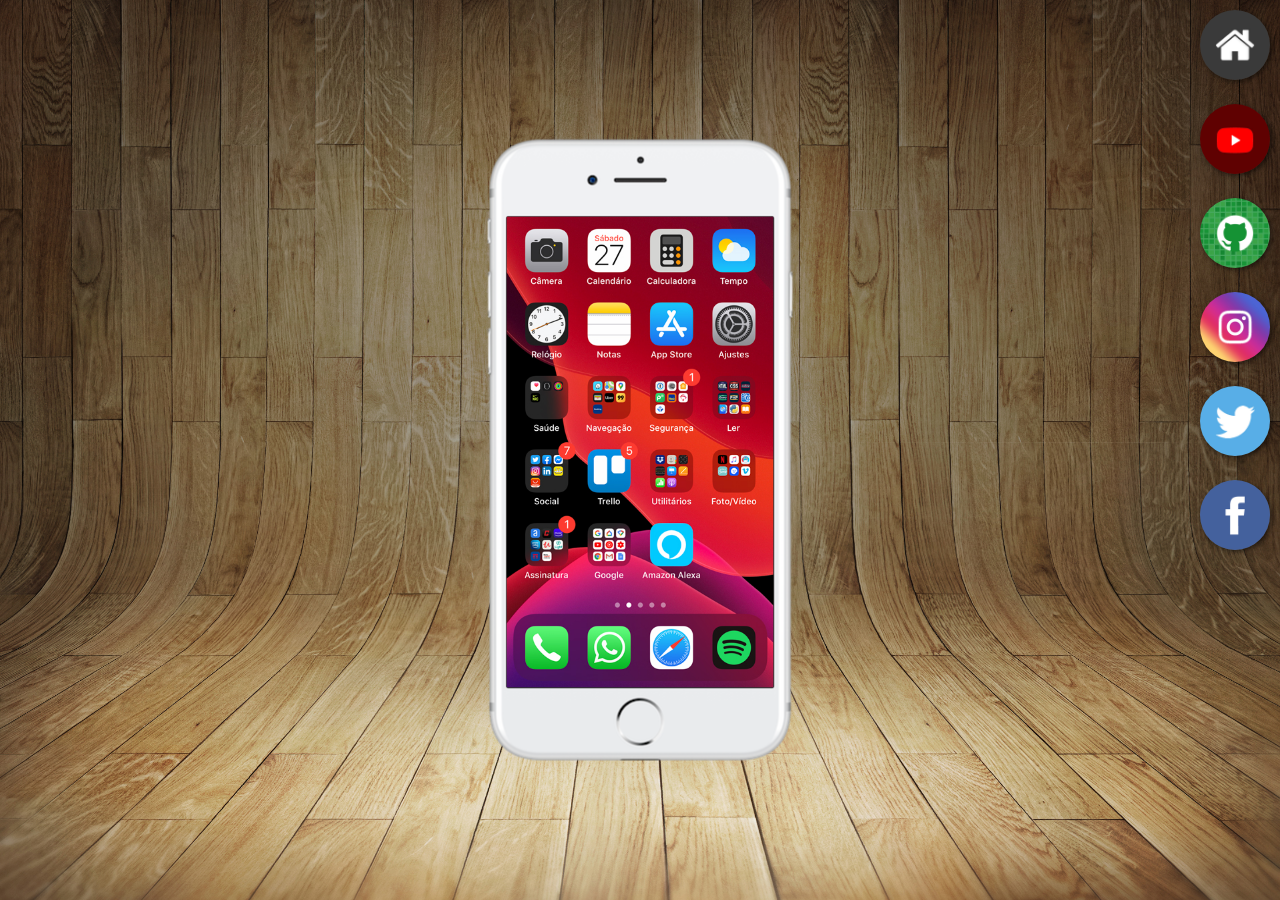
<file: index.html>
<!DOCTYPE html>
<html lang="pt-br">
<head>
    <meta charset="UTF-8">
    <meta name="viewport" content="width=device-width, initial-scale=1.0">
    <link rel="shortcut icon" href="favicon/favicon.ico" type="image/x-icon">
    <link rel="stylesheet" href="estilos/style.css">
    <title>Projeto Redes Sociais</title>
</head>
<body>
    <main>
        <section id="celular">
            <iframe src="paginas-sociais/home.html" name="tela" id="tela" frameborder="0">
                <p>Seu navegador não é compatível...</p>
            </iframe>
        </section>
        <section id="redes-sociais">
            <a href="paginas-sociais/home.html" target="tela"><img src="imagens/logo-home.jpg" alt=""></a> <br>
            <a href="paginas-sociais/youtube.html" target="tela"><img src="imagens/logo-youtube.jpg" alt="YouTube"></a> <br>
            <a href="paginas-sociais/github.html" target="tela"><img src="imagens/logo-github.jpg" alt="GutHub"></a> <br>
            <a href="paginas-sociais/instagram.html" target="tela"><img src="imagens/logo-instagram.jpg" alt="Instagram"></a> <br>
            <a href="#"><img src="imagens/logo-twitter.jpg" alt="Twitter"></a> <br>
            <a href="#"><img src="imagens/logo-facebook.jpg" alt="Facebook"></a> <br>
        </section>
    </main>
</body>
</html>
</file>
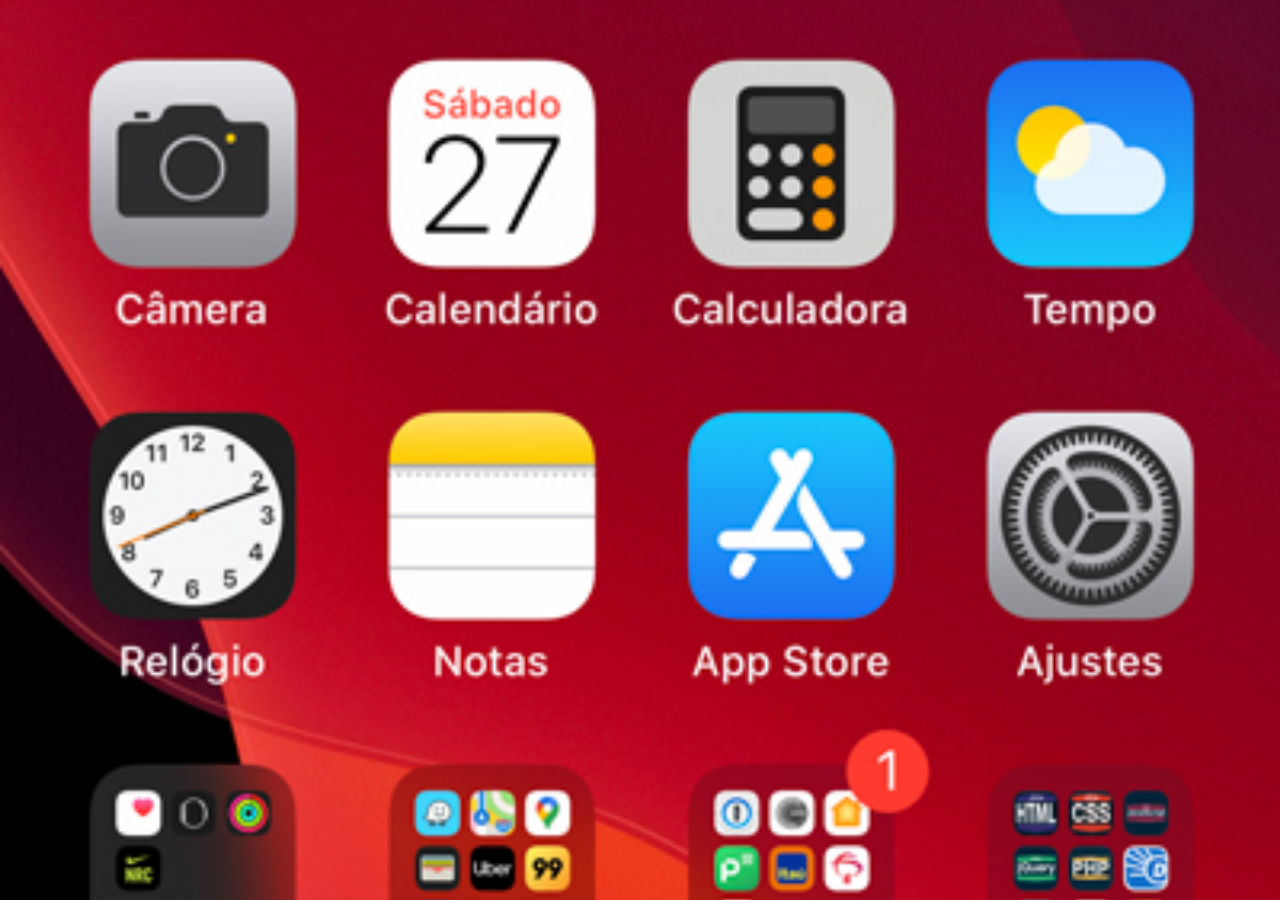
<file: home.html>
<!DOCTYPE html>
<html lang="pt-br">
<head>
    <meta charset="UTF-8">
    <meta name="viewport" content="width=device-width, initial-scale=1.0">
    <title>Home</title>
    <style>
        *{
            margin: 0px;
            padding: 0px;
        }

        body{
            width: 100vw;
            height: 100vh;
            background: black url('imagens/tela-home.jpg') no-repeat top center;
            background-size: cover;
        }
    </style>
</head>
<body>

</body>
</html>
</file>
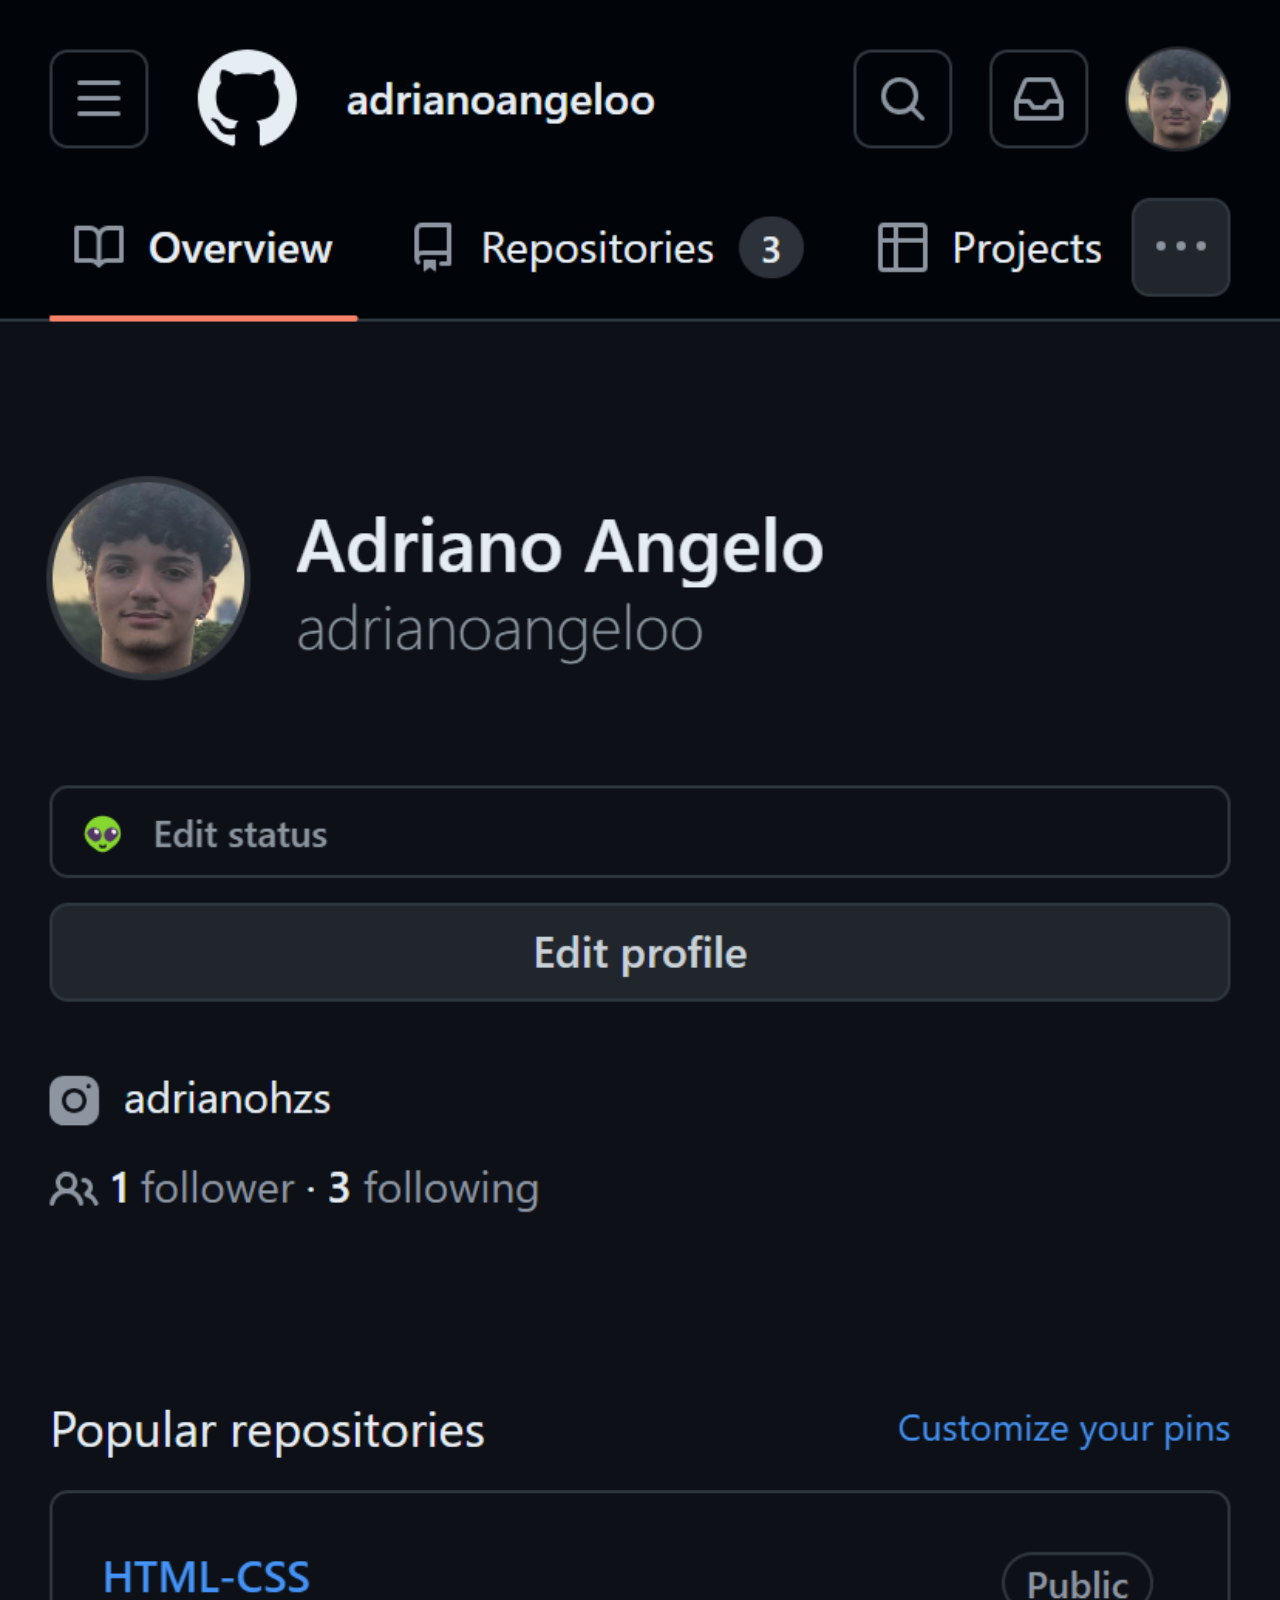
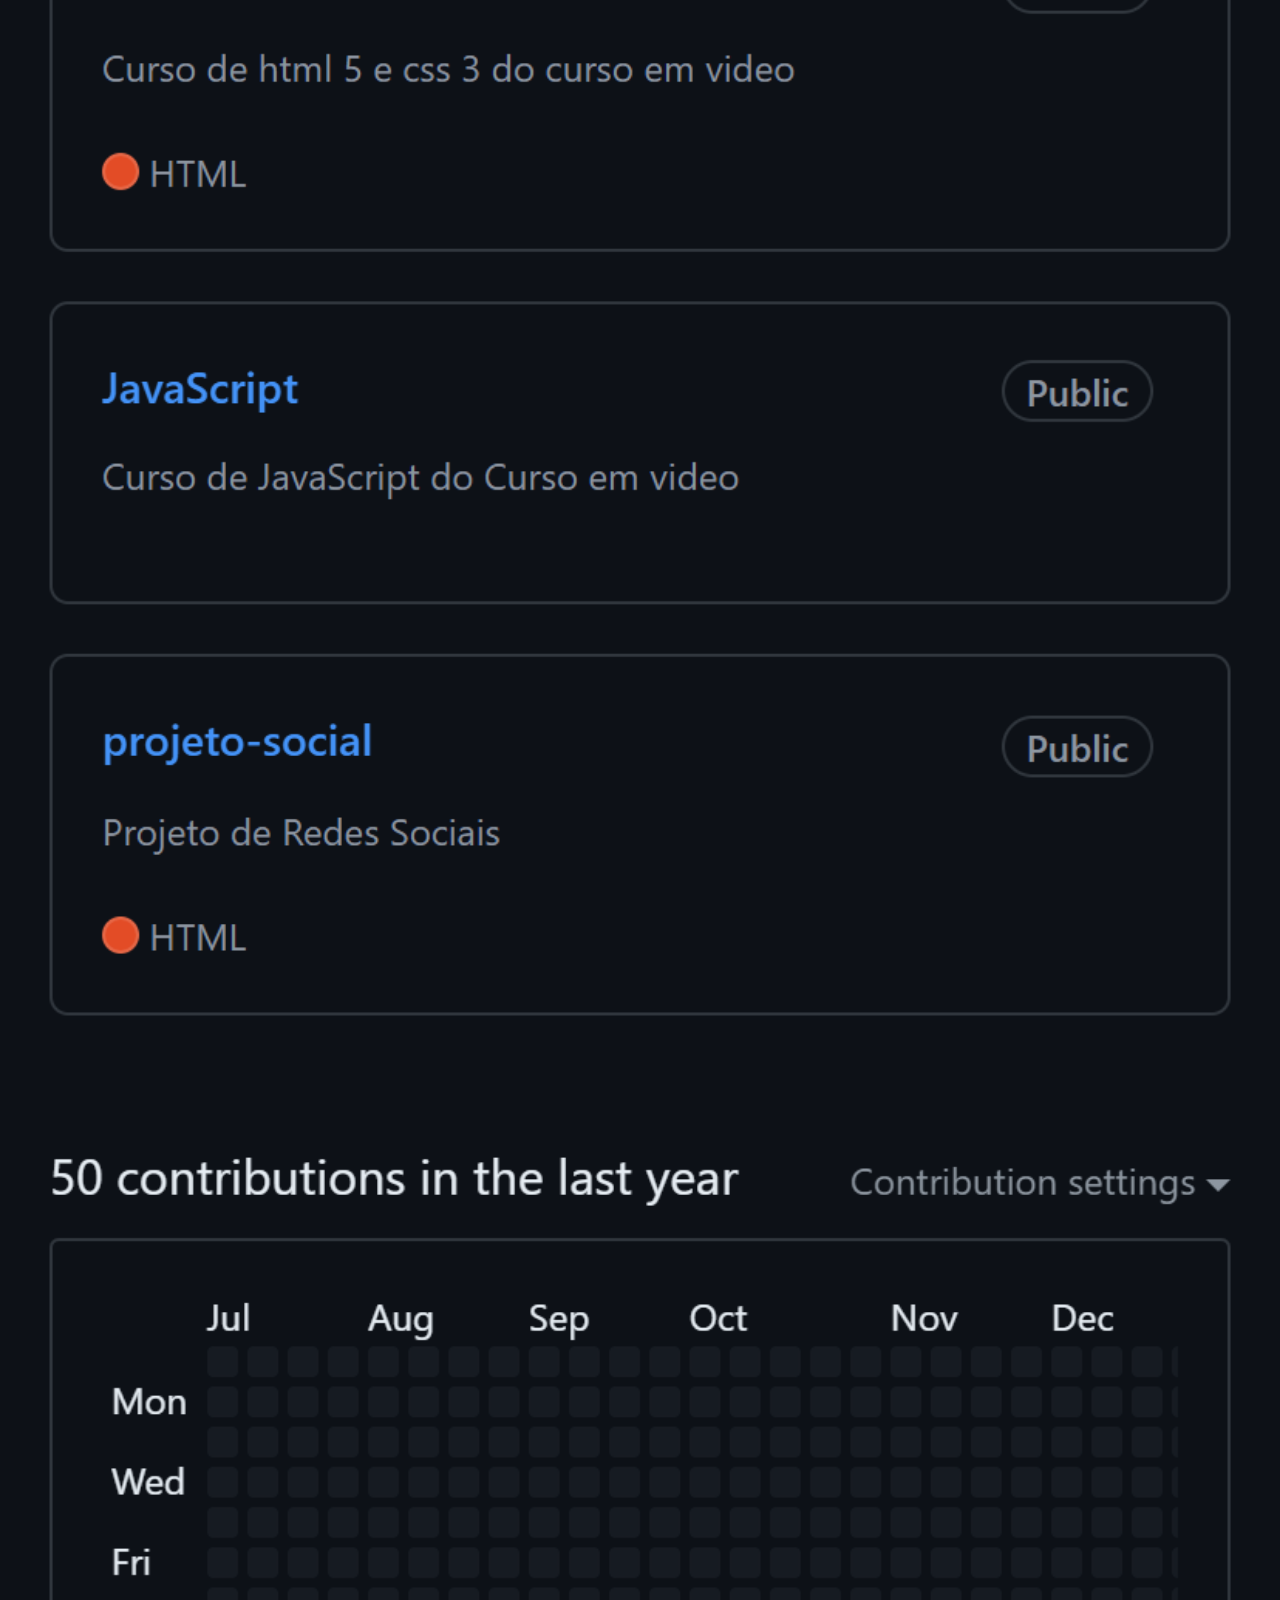
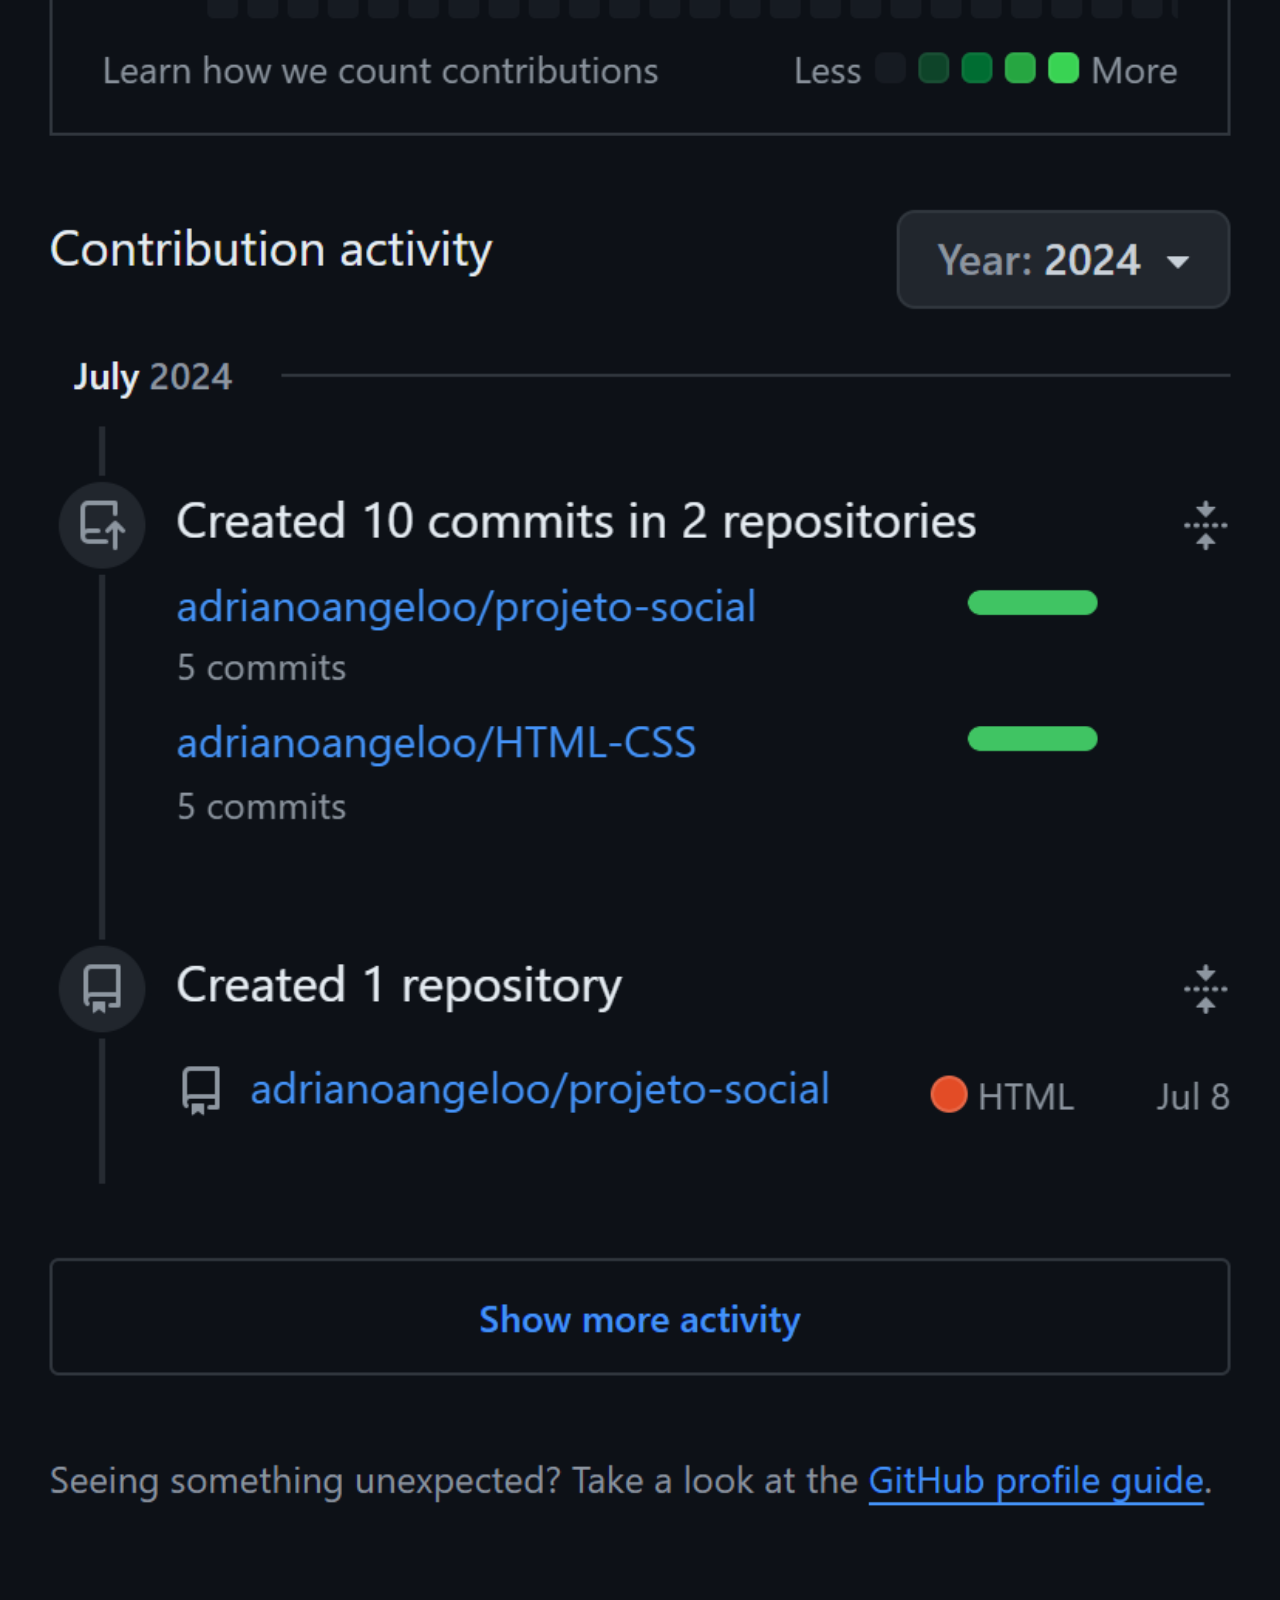
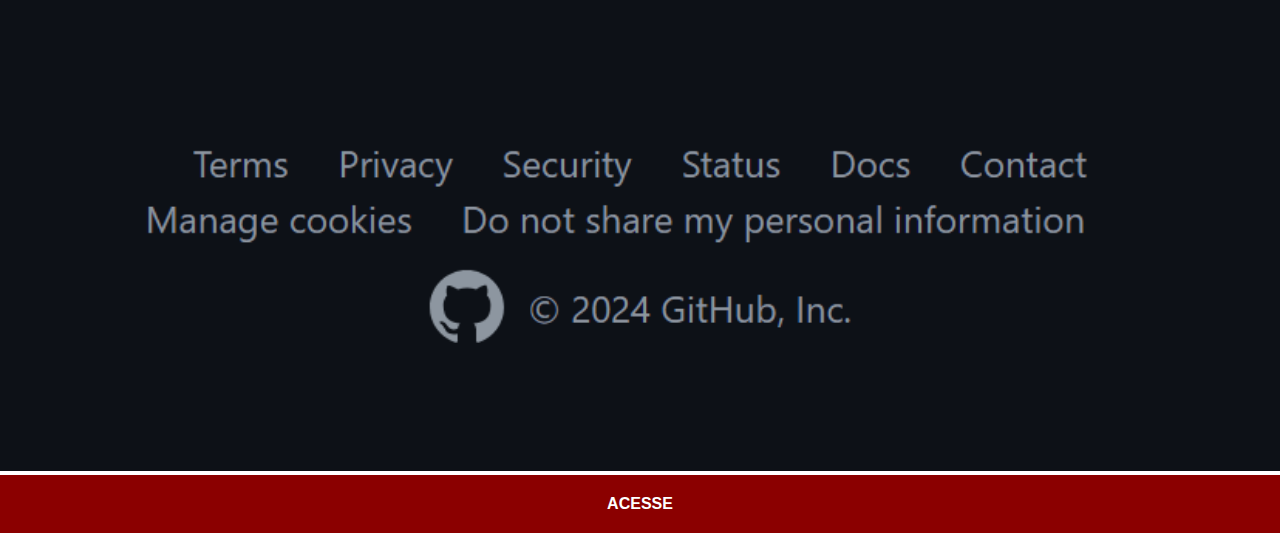
<file: paginas-sociais/github.html>
<!DOCTYPE html>
<html lang="pt-br">
<head>
    <meta charset="UTF-8">
    <meta name="viewport" content="width=device-width, initial-scale=1.0">
    <link rel="stylesheet" href="../estilos/social.css">
    <title>GitHub</title>
</head>
<body>
    <img src="../imagens/tela-github.png" alt="GitHub">
    <a href="https://github.com/adrianoangeloo/" target="_blank">ACESSE</a>
</body>
</html>
</file>
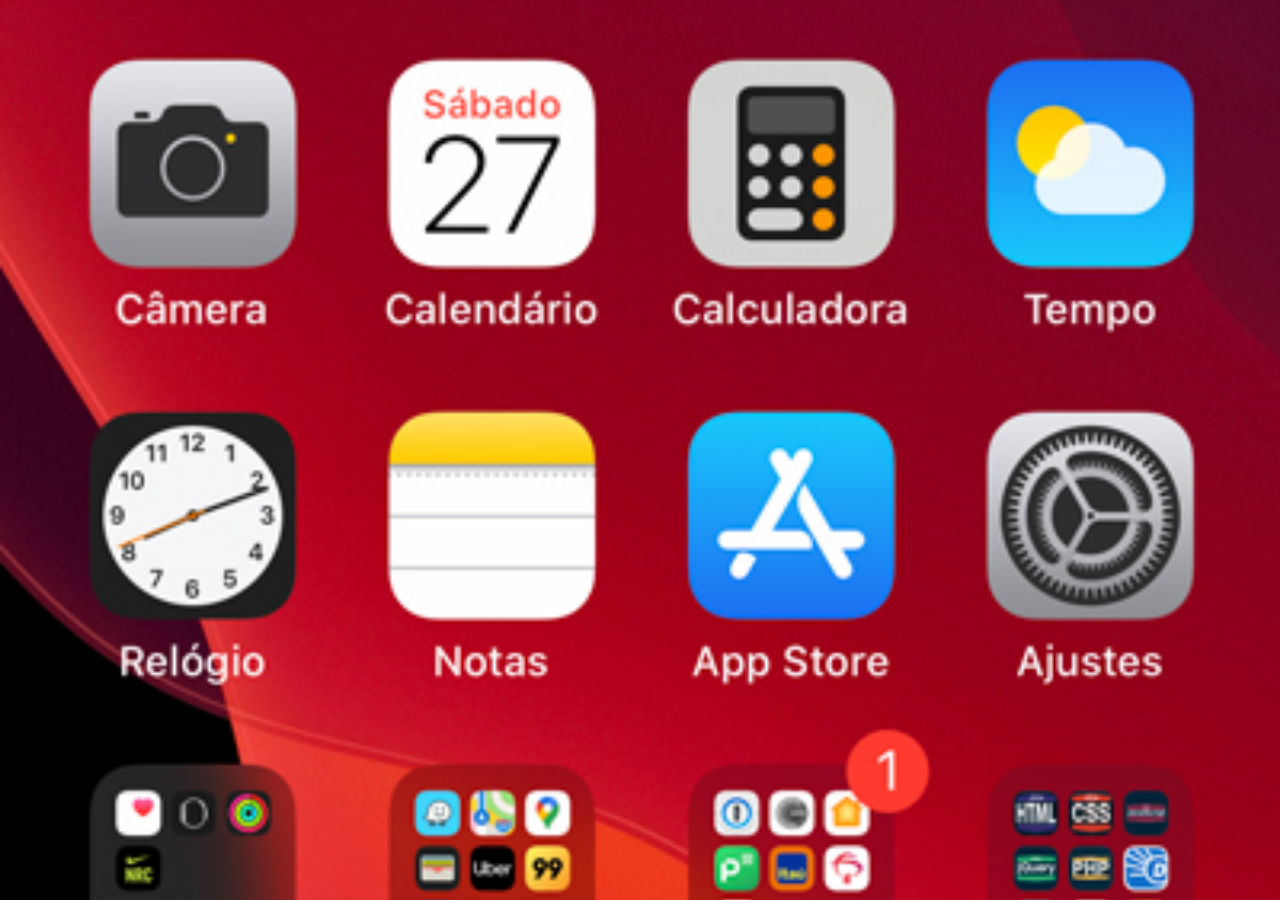
<file: paginas-sociais/home.html>
<!DOCTYPE html>
<html lang="pt-br">
<head>
    <meta charset="UTF-8">
    <meta name="viewport" content="width=device-width, initial-scale=1.0">
    <title>Home</title>
    <style>
        *{
            margin: 0px;
            padding: 0px;
        }

        body{
            width: 100vw;
            height: 100vh;
            background: black url('../imagens/tela-home.jpg') no-repeat top center;
            background-size: cover;
        }
    </style>
</head>
<body>

</body>
</html>
</file>
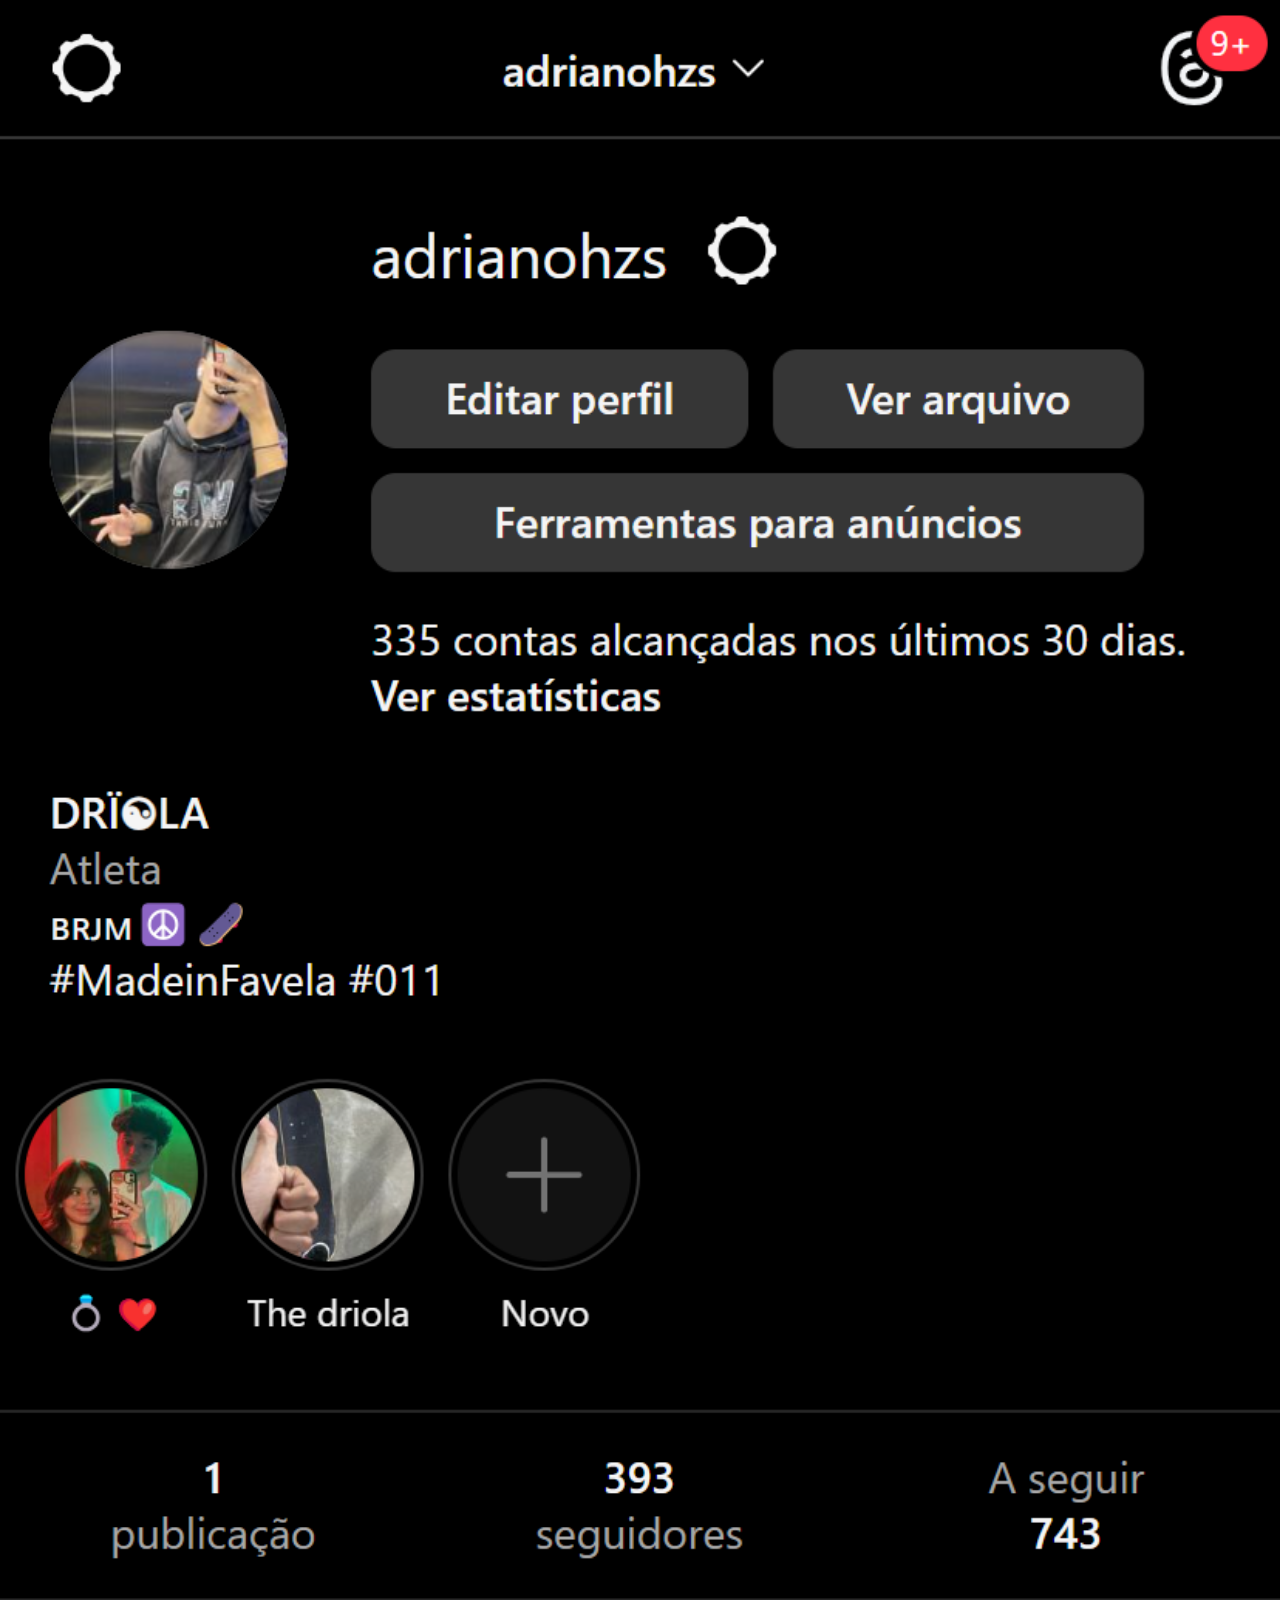
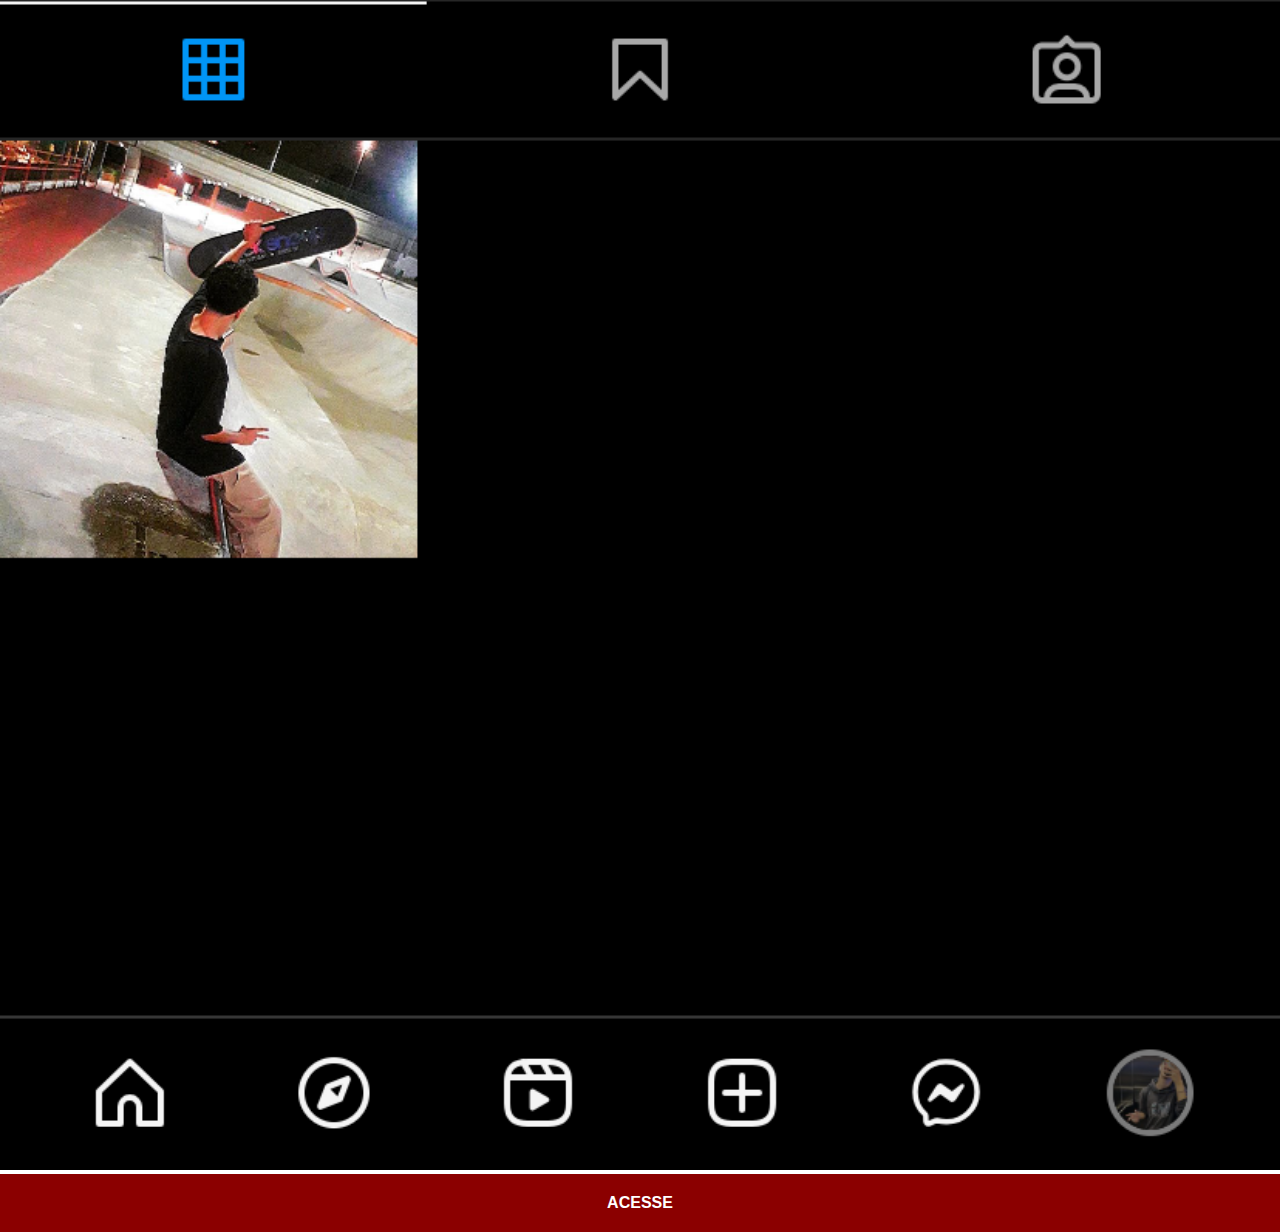
<file: paginas-sociais/instagram.html>
<!DOCTYPE html>
<html lang="pt-br">
<head>
    <meta charset="UTF-8">
    <meta name="viewport" content="width=device-width, initial-scale=1.0">
    <link rel="stylesheet" href="../estilos/social.css">
    <title>Instagram</title>
</head>
<body>
    <img src="../imagens/tela-instagram.png" alt="Instagram">
    <a href="https://www.instagram.com/adrianohzs/" target="_blank">ACESSE</a>
</body>
</html>
</file>
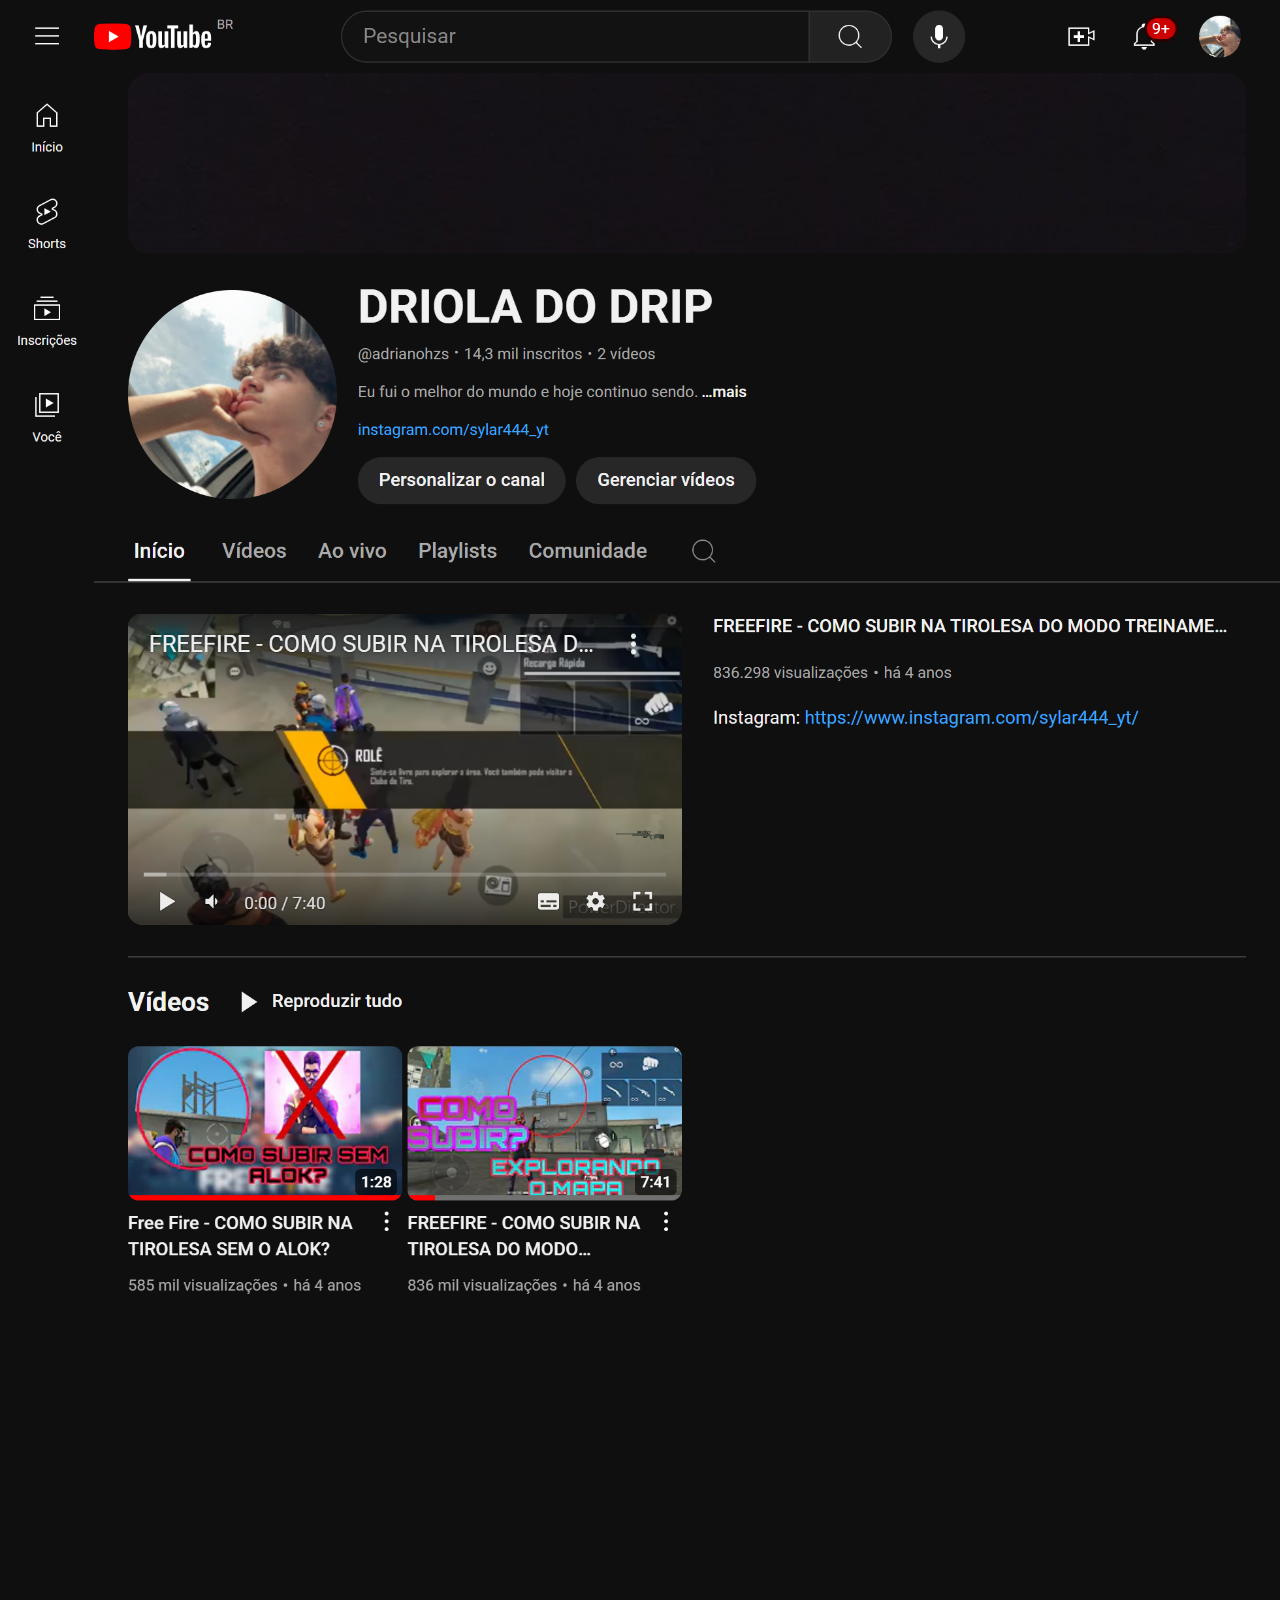
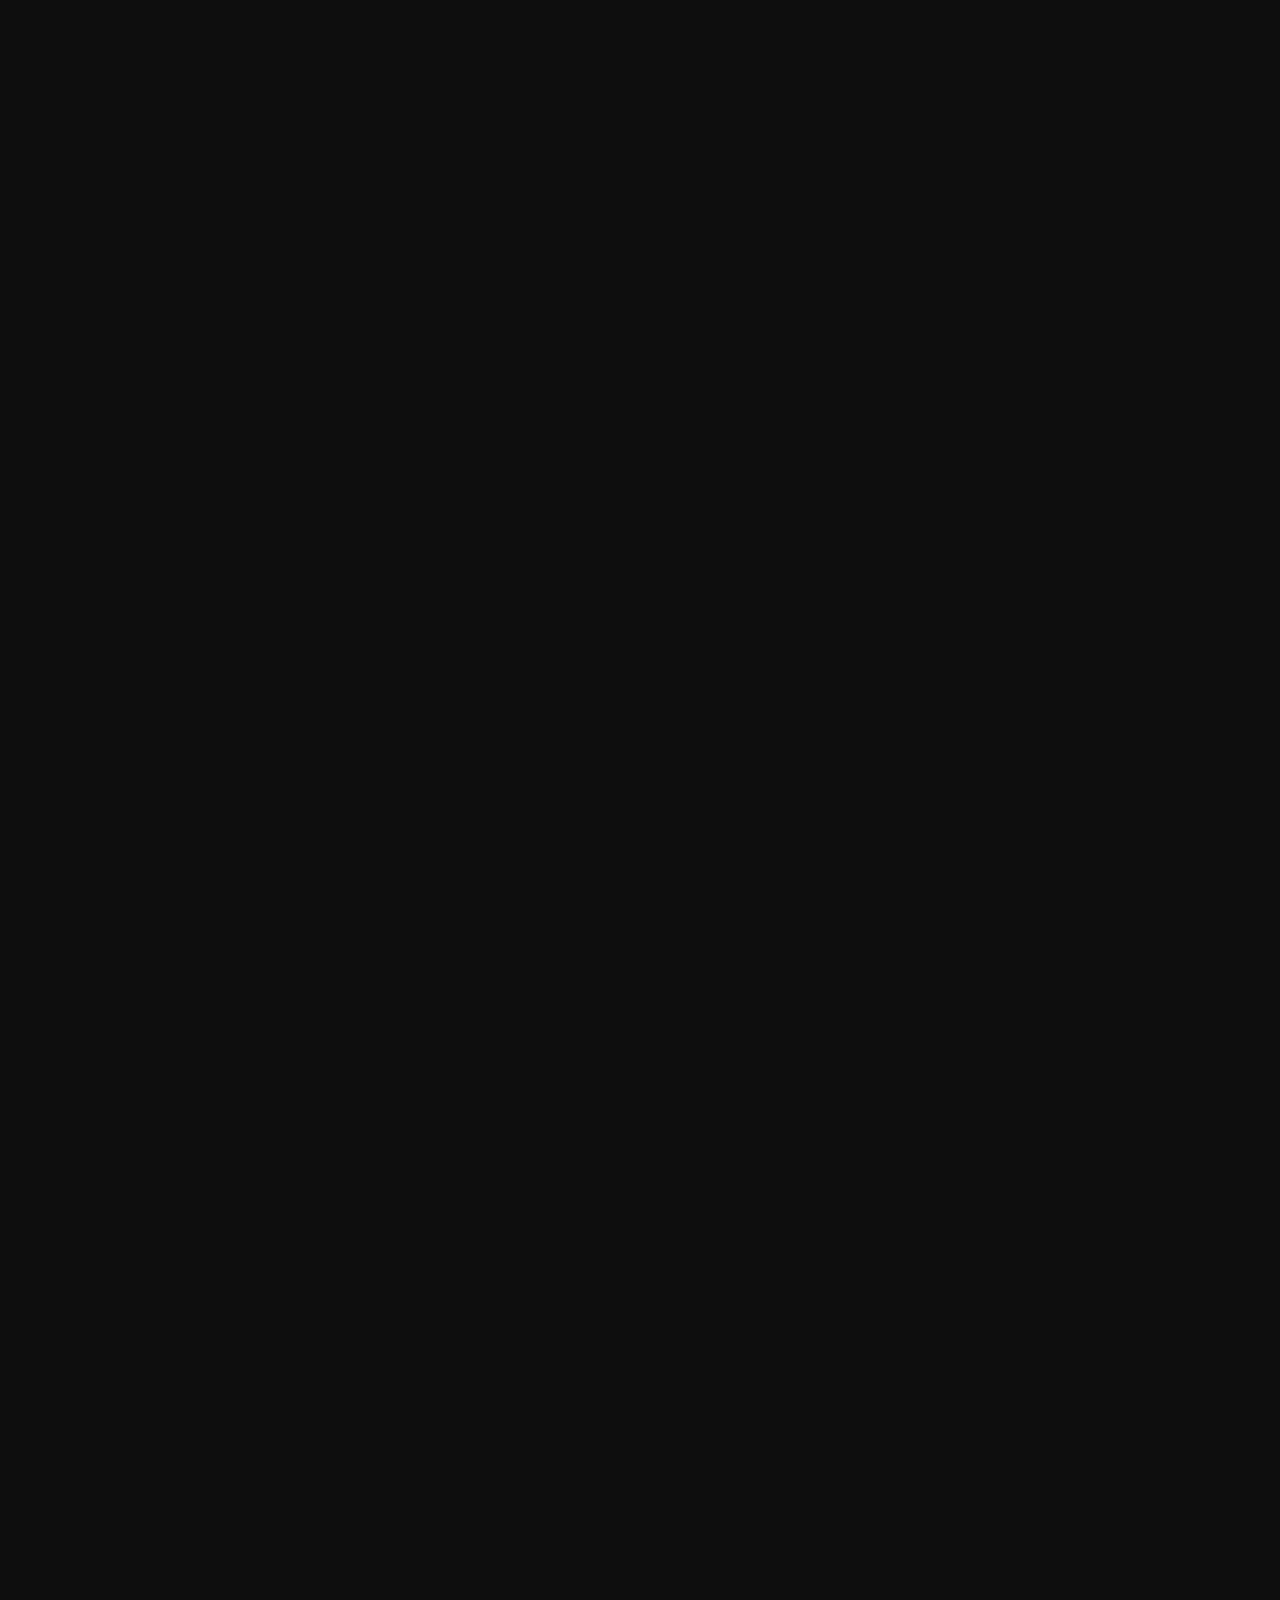
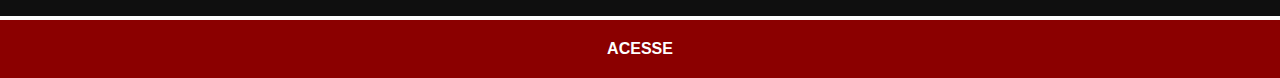
<file: paginas-sociais/youtube.html>
<!DOCTYPE html>
<html lang="pt-br">
<head>
    <meta charset="UTF-8">
    <meta name="viewport" content="width=device-width, initial-scale=1.0">
    <link rel="stylesheet" href="../estilos/social.css">
    <title>YouTube</title>
</head>
<body>
    <img src="../imagens/tela-youtube.png" alt="YouTube">
    <a href="https://www.youtube.com/channel/UC7bfS-OIJ1-FtdZ_9b8ZKJw" target="_blank">ACESSE</a>
</body>
</html>
</file>
<file: estilos/style.css>
@charset "UTF-8";

*{
    margin: 0px;
    padding: 0px;
    font-family: Arial, Helvetica, sans-serif;
}

html, body{
    height: 100vh;
    width: 100vw;
    background-color: black;
}

body{
    background: url('../imagens/fundo-madeira.jpg') no-repeat top center;
    background-size: cover;
    background-attachment: fixed;
}

main{
    height: 100vh;
    position: relative;
}

#celular{
    position: absolute;
    top: 50%;
    left: 50%;
    transform: translate(-50%, -50%);

    height: 627px;
    width: 311px;
    background: url('../imagens/frame-iphone.png') no-repeat;
}

#tela{
    position: relative;
    top: 80px;
    left: 22px;
    height: 471px;
    width: 267px;
}


#redes-sociais{
    text-align: right;
}

#redes-sociais img{
    width: 70px;
    margin: 10px;
    border-radius: 50%;
    box-shadow: 2px 2px 5px rgba(0, 0, 0, 0.539);
    box-sizing: border-box;
}

#redes-sociais img:hover{
    border: 2px solid rgba(255, 255, 255, 0.685);
    transform: translate(-3px, -3px);
    box-shadow: 5px 5px 10px rgba(0, 0, 0, 0.593);
    transition: transform .3s, border .5s;
}
</file>
<file: estilos/social.css>
@charset "UTF-8";

*{
    margin: 0px;
    padding: 0px;
    font-family: Arial, Helvetica, sans-serif;
}

::-webkit-scrollbar{
    width: 0px;
    height: 0px;
}

img{
    width: 100vw;
}

a{
    display: block;
    color: white;
    background-color: darkred;
    padding: 20px;
    text-align: center;
    font-weight: bolder;
    text-decoration: none;
}

a:hover{
    background-color: red;
    text-decoration: underline;
}
</file>
